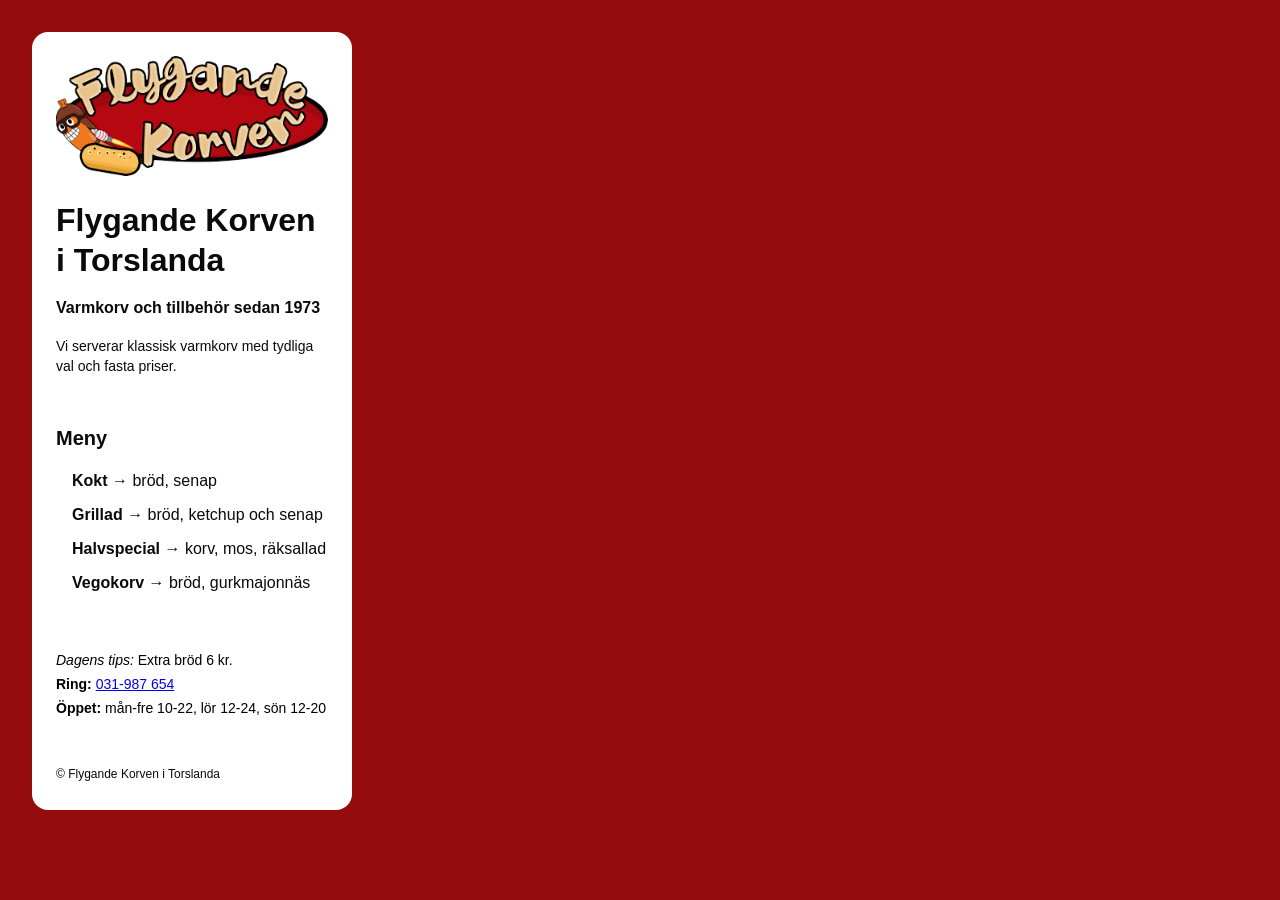
<file: index.html>
<!doctype html>
<html lang="sv">
  <head>
     <meta charset="utf-8">
     <meta name="viewport" content="width=device-width, initial-scale=1">
     <title>Flygande Korven</title>
     <link rel="stylesheet" href="style.css">
  </head>
<body>
 <div class="menu-card">
    <header>
      <img class=logo 
      src="assets/flygande-korven-logo.png"/>
      <alt="flygandekorven">
      <h1>Flygande Korven i Torslanda</h1>
        <p class="tagline">Varmkorv och tillbehör sedan 1973</p>
        <p class="description">Vi serverar klassisk varmkorv med tydliga val och fasta priser.</p>
    </header>
    <main>
      <h2 class=meny>Meny</h2>
      <lista>
      <ul class="menu-list">
        <li><b>Kokt </b>&rarr; bröd, senap</li>
        <li><b>Grillad </b>&rarr; bröd, ketchup och senap</li>
        <li><b>Halvspecial </b>&rarr; korv, mos, räksallad</li>
        <li><b>Vegokorv </b>&rarr; bröd, gurkmajonnäs</li>
      </ul>
      </lista>
    </main>
    <footer>
      <ul class="kontakt">
         <p><i>Dagens tips:</i> Extra bröd 6 kr.</p>
        <li><b>Ring:</b> <a href="tel: 031987554">031-987 654</a></li>
         <li><b>Öppet:</b> mån-fre 10-22, lör 12-24, sön 12-20</li>
      </ul>
       <p class="copy">&copy; Flygande Korven i Torslanda</p>
    </footer>
   </div>
  </body>
</html>
</file>
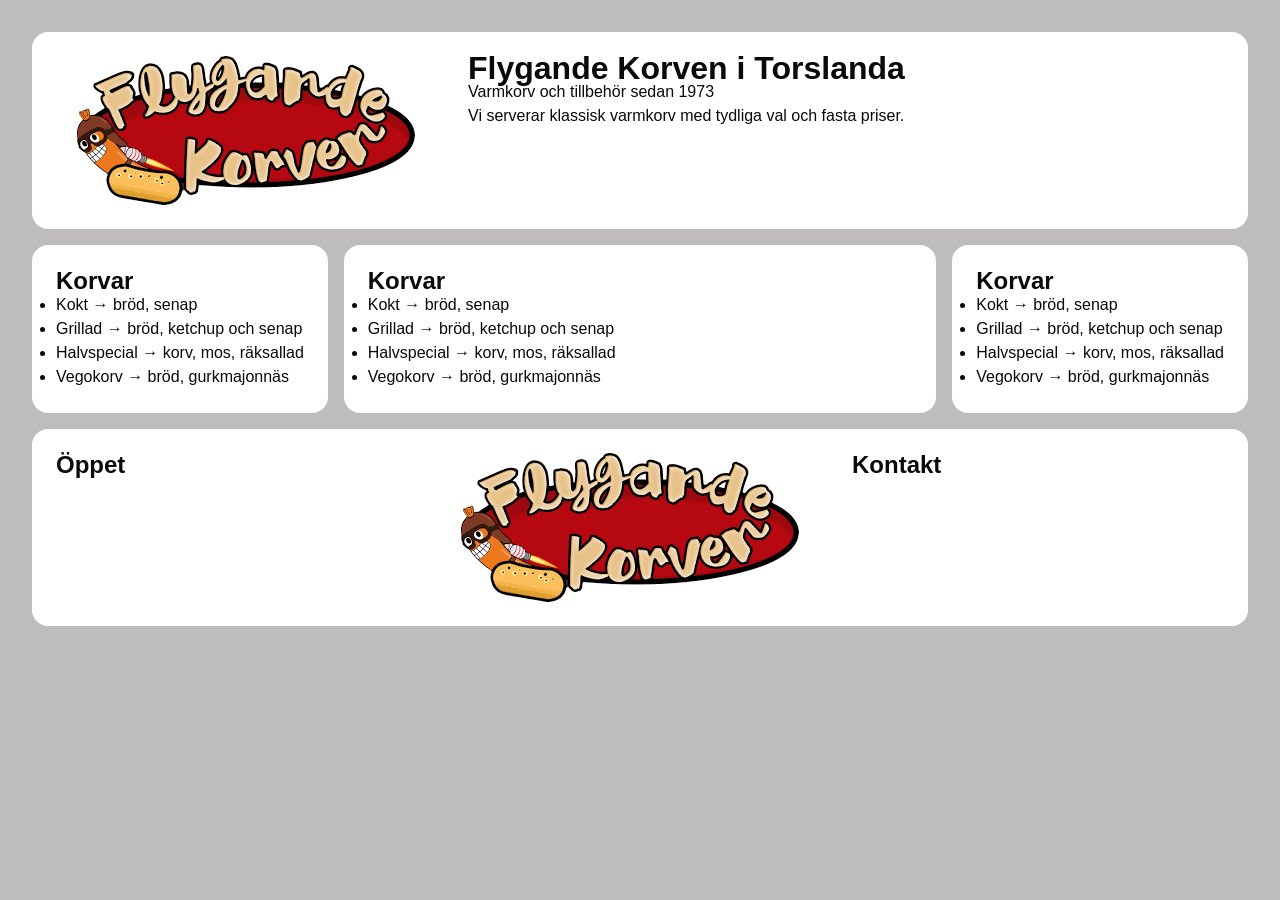
<file: flex/index.html>
<!doctype html>
<html lang="sv">
  <head>
     <meta charset="utf-8">
     <meta name="viewport" content="width=device-width, initial-scale=1">
     <title>Flygande Korven</title>
     <link rel="stylesheet" href="style.css">
  </head>
<body>
  <div class="menu-wrapper">
    <header class="card"> 
      <div class="logo">
      <img src="/assets/flygande-korven-logo.png" />  
      </div>
      <div class="text"><h1>Flygande Korven i Torslanda</h1>
        <p class="tagline">Varmkorv och tillbehör sedan 1973</p>
        <p class="description">Vi serverar klassisk varmkorv med tydliga val och fasta priser.</p></div>
    </header>
    <div class="menu-middle"> 
      <aside class="card">
      <h2 class=meny>Korvar</h2> 
      <lista>
       <ul class="menu-list">
        <li> Kokt  &rarr; bröd, senap</li>
        <li> Grillad &rarr; bröd, ketchup och senap</li>
        <li> Halvspecial &rarr; korv, mos, räksallad</li>
        <li> Vegokorv &rarr; bröd, gurkmajonnäs</li>
      </ul>
      </lista> </aside>
      <main class="card"> 
      <h2 class=meny>Korvar</h2> 
      <lista>
       <ul class="menu-list">
        <li> Kokt &rarr; bröd, senap</li>
        <li> Grillad &rarr; bröd, ketchup och senap</li>
        <li> Halvspecial &rarr; korv, mos, räksallad</li>
        <li> Vegokorv &rarr; bröd, gurkmajonnäs</li>
      </ul>
      </lista></main>
      <aside class="card">
      <h2 class=meny>Korvar</h2> 
      <lista>
       <ul class="menu-list">
        <li>Kokt &rarr; bröd, senap</li>
        <li>Grillad &rarr; bröd, ketchup och senap</li>
        <li>Halvspecial &rarr; korv, mos, räksallad</li>
        <li>Vegokorv &rarr; bröd, gurkmajonnäs</li>
      </ul>
      </lista> </aside>
    </div>
    <footer class="card"> 
      <div class="footer">
        <h2>Öppet </h2>
      </div> 
      <div class="logo">
        <img src="/assets/flygande-korven-logo.png" /> 
      </div>
      <div class="footer">
        <h2>Kontakt </h2>
      </div> 
    </footer>
  </div>
  </body>
</html>
</file>
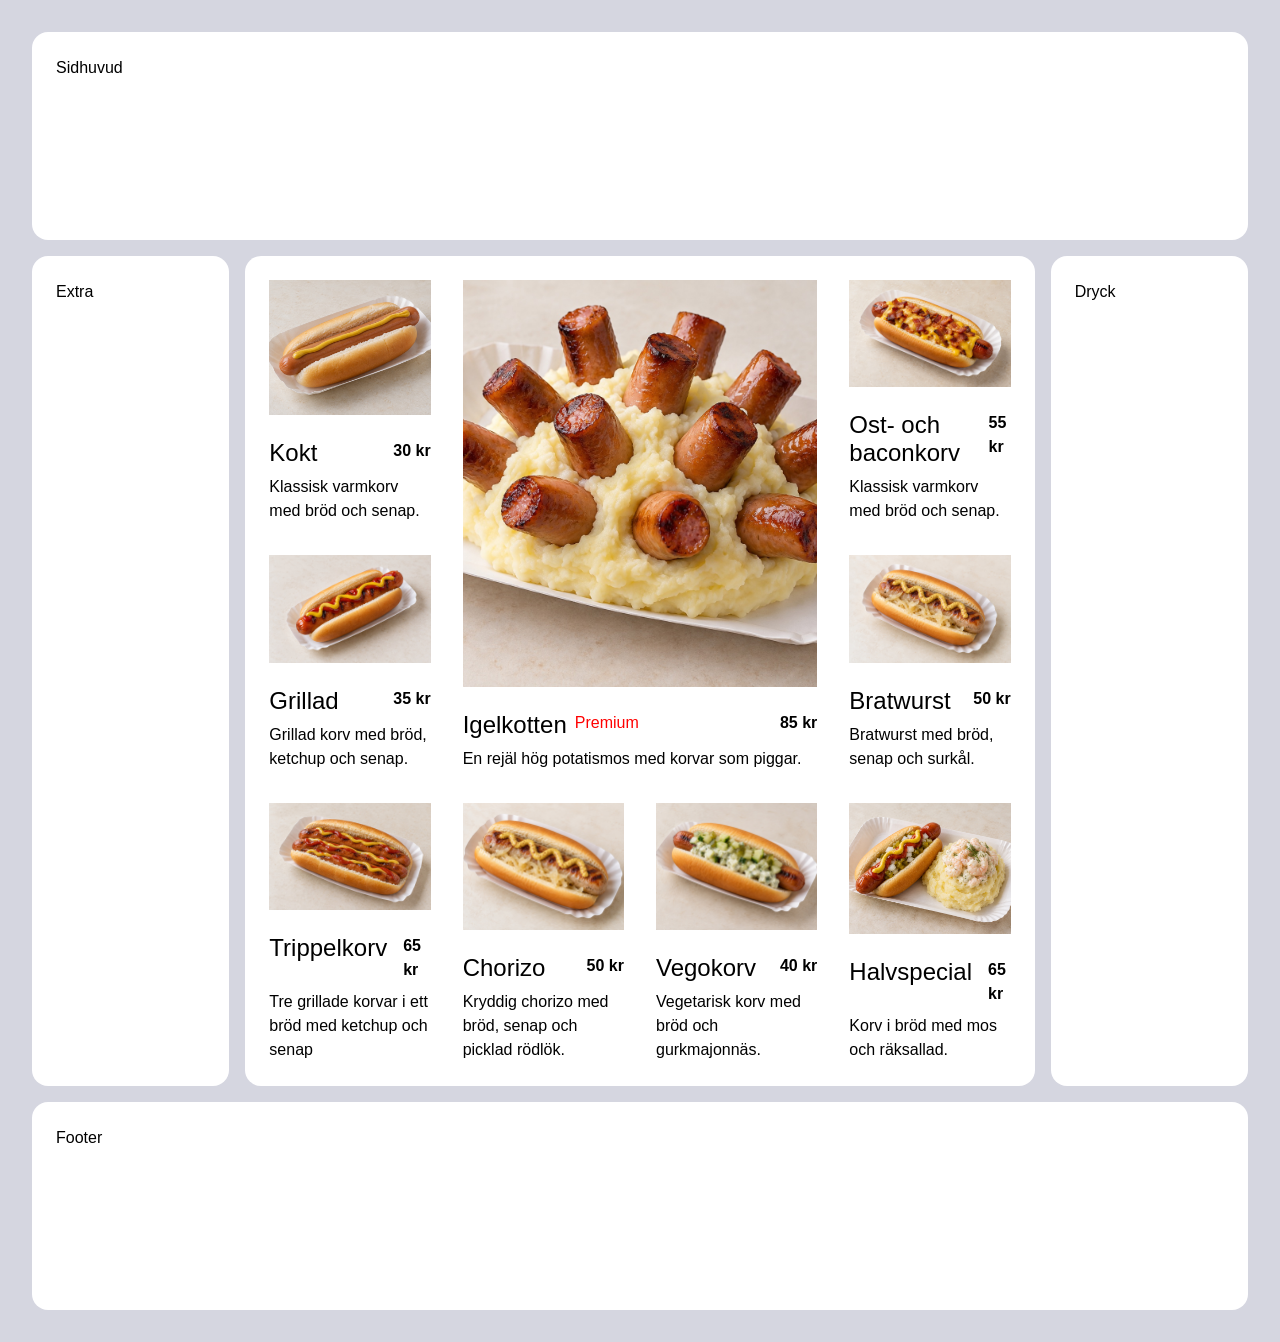
<file: grid/index.html>
<!doctype html>
<html lang="sv">
<head>
  <meta charset="utf-8">
  <meta name="viewport" content="width=device-width, initial-scale=1">
  <title>Flygande Korven – start med Flexbox</title>
  <link rel="stylesheet" href="style.css">
</head>
<body>
  <div class="layout">
    <header class="card">Sidhuvud</header>
    <aside class="card">Extra</aside>
    <main class="card"> 
        <article class="dish-card">
          <img src="assets/kokt.jpg" width="1536" height="1024" alt="Kokt korv i bröd med senap">
          <div class="dish-copy">
            <div class="dish-heading">
              <div class="dish-label"><h2 class="dish-name">Kokt</h2></div>
              <p class="dish-price">30 kr</p>
            </div>
            <p class="dish-description">Klassisk varmkorv med bröd och senap.</p>
          </div>
        </article>
        <article class="dish-card featured">
          <img src="assets/igelkotten.jpg" width="1536" height="1024" alt="Potatismos med grillade korvbitar som piggar">
          <div class="dish-copy">
            <div class="dish-heading">
              <div class="dish-label"><h2 class="dish-name">Igelkotten</h2><span class="premium">Premium</span></div>
              <p class="dish-price">85 kr</p>
            </div>
            <p class="dish-description">En rejäl hög potatismos med korvar som piggar.</p>
          </div>
        </article>
        <article class="dish-card">
          <img src="assets/ostbacon.jpg" width="1536" height="1024" alt="Korv i bröd med ost och bacon">
          <div class="dish-copy">
            <div class="dish-heading">
              <div class="dish-label"><h2 class="dish-name">Ost- och baconkorv</h2></div>
              <p class="dish-price">55 kr</p>
            </div>
            <p class="dish-description">Klassisk varmkorv med bröd och senap.</p>
          </div>
        </article>
        <article class="dish-card">
          <img src="assets/grillad.jpg" width="1536" height="1024" alt="Grillad korv i bröd med ketchup och senap">
          <div class="dish-copy">
            <div class="dish-heading">
              <div class="dish-label"><h2 class="dish-name">Grillad</h2></div>
              <p class="dish-price">35 kr</p>
            </div>
            <p class="dish-description">Grillad korv med bröd, ketchup och senap.</p>
          </div>
        </article>
        <article class="dish-card">
          <img src="assets/bratwurst.jpg" width="1536" height="1024" alt="Bratwurst i bröd med senap och surkål">
          <div class="dish-copy">
            <div class="dish-heading">
              <div class="dish-label"><h2 class="dish-name">Bratwurst</h2></div>
              <p class="dish-price">50 kr</p>
            </div>
            <p class="dish-description">Bratwurst med bröd, senap och surkål.</p>
          </div>
        </article>
        <article class="dish-card">
          <img src="assets/trippelkorv.jpg" width="1536" height="1024" alt="Tre korvar i ett bröd med ketchup och senap">
          <div class="dish-copy">
            <div class="dish-heading">
              <div class="dish-label"><h2 class="dish-name">Trippelkorv</h2></div>
              <p class="dish-price">65 kr</p>
            </div>
            <p class="dish-description">Tre grillade korvar i ett bröd med ketchup och senap</p>
          </div>
        </article>
        <article class="dish-card">
          <img src="assets/bratwurst.jpg" width="1536" height="1024" alt="Korv i bröd med senap, samma referensbild som Bratwurst">
          <div class="dish-copy">
            <div class="dish-heading">
              <div class="dish-label"><h2 class="dish-name">Chorizo</h2></div>
              <p class="dish-price">50 kr</p>
            </div>
            <p class="dish-description">Kryddig chorizo med bröd, senap och picklad rödlök.</p>
          </div>
        </article>
        <article class="dish-card">
          <img src="assets/vegokorv.jpg" width="1536" height="1024" alt="Vegokorv i bröd med gurkmajonnäs">
          <div class="dish-copy">
            <div class="dish-heading">
              <div class="dish-label"><h2 class="dish-name">Vegokorv</h2></div>
              <p class="dish-price">40 kr</p>
            </div>
            <p class="dish-description">Vegetarisk korv med bröd och gurkmajonnäs.</p>
          </div>
        </article>
        <article class="dish-card">
          <img src="assets/halvspecial.jpg" width="1536" height="1024" alt="Korv i bröd med mos och räksallad">
          <div class="dish-copy">
            <div class="dish-heading">
              <div class="dish-label"><h2 class="dish-name">Halvspecial</h2></div>
              <p class="dish-price">65 kr</p>
            </div>
            <p class="dish-description">Korv i bröd med mos och räksallad.</p>
          </div>
        </article>
    </main>
    <aside class="card">Dryck</aside>
    <footer class="card">Footer</footer>
  </div>
<div class="menu-wrapper">
  <header class="card menu-header">
    <div class="logo"><img src="assets/flygande-korven-logo.png" width="338" height="149" alt="Flygande Korven"></div>
    <div class="text">
      <h1>Flygande Korven i Torslanda</h1>
      <div class="intro-lines"><p>Varmkorv och tillbehör sedan 1973</p><p>Vi serverar klassisk varmkorv med tydliga val och fasta priser.</p></div>
  
    </div>
  </header>
  <!-- Nästa steg: flytta upp de tre panelerna och ta bort denna wrapper. -->
  <div class="menu-middle">
  <aside class="card side-menu" aria-labelledby="extra-heading">
    <h2 id="extra-heading">Extra</h2>
    <ul><li>Extra bröd – 5 kr</li><li>Potatismos – 20 kr</li><li>Räksallad – 15 kr</li><li>Rostad lök – 5 kr</li></ul>
  </aside>
  <main class="card main-menu" aria-label="Korvmeny">
      <article class="dish-card">
        <img src="assets/kokt.jpg" width="1536" height="1024" alt="Kokt korv i bröd med senap">
        <div class="dish-copy">
          <div class="dish-heading">
            <div class="dish-label"><h2 class="dish-name">Kokt</h2></div>
            <p class="dish-price">30 kr</p>
          </div>
          <p class="dish-description">Klassisk varmkorv med bröd och senap.</p>
        </div>
      </article>
      <article class="dish-card featured">
        <img src="assets/igelkotten.jpg" width="1536" height="1024" alt="Potatismos med grillade korvbitar som piggar">
        <div class="dish-copy">
          <div class="dish-heading">
            <div class="dish-label"><h2 class="dish-name">Igelkotten</h2><span class="premium">Premium</span></div>
            <p class="dish-price">85 kr</p>
          </div>
          <p class="dish-description">En rejäl hög potatismos med korvar som piggar.</p>
        </div>
      </article>
      <article class="dish-card">
        <img src="assets/ostbacon.jpg" width="1536" height="1024" alt="Korv i bröd med ost och bacon">
        <div class="dish-copy">
          <div class="dish-heading">
            <div class="dish-label"><h2 class="dish-name">Ost- och baconkorv</h2></div>
            <p class="dish-price">55 kr</p>
          </div>
          <p class="dish-description">Klassisk varmkorv med bröd och senap.</p>
        </div>
      </article>
      <article class="dish-card">
        <img src="assets/grillad.jpg" width="1536" height="1024" alt="Grillad korv i bröd med ketchup och senap">
        <div class="dish-copy">
          <div class="dish-heading">
            <div class="dish-label"><h2 class="dish-name">Grillad</h2></div>
            <p class="dish-price">35 kr</p>
          </div>
          <p class="dish-description">Grillad korv med bröd, ketchup och senap.</p>
        </div>
      </article>
      <article class="dish-card">
        <img src="assets/bratwurst.jpg" width="1536" height="1024" alt="Bratwurst i bröd med senap och surkål">
        <div class="dish-copy">
          <div class="dish-heading">
            <div class="dish-label"><h2 class="dish-name">Bratwurst</h2></div>
            <p class="dish-price">50 kr</p>
          </div>
          <p class="dish-description">Bratwurst med bröd, senap och surkål.</p>
        </div>
      </article>
      <article class="dish-card">
        <img src="assets/trippelkorv.jpg" width="1536" height="1024" alt="Tre korvar i ett bröd med ketchup och senap">
        <div class="dish-copy">
          <div class="dish-heading">
            <div class="dish-label"><h2 class="dish-name">Trippelkorv</h2></div>
            <p class="dish-price">65 kr</p>
          </div>
          <p class="dish-description">Tre grillade korvar i ett bröd med ketchup och senap</p>
        </div>
      </article>
      <article class="dish-card">
        <img src="assets/bratwurst.jpg" width="1536" height="1024" alt="Korv i bröd med senap, samma referensbild som Bratwurst">
        <div class="dish-copy">
          <div class="dish-heading">
            <div class="dish-label"><h2 class="dish-name">Chorizo</h2></div>
            <p class="dish-price">50 kr</p>
          </div>
          <p class="dish-description">Kryddig chorizo med bröd, senap och picklad rödlök.</p>
        </div>
      </article>
      <article class="dish-card">
        <img src="assets/vegokorv.jpg" width="1536" height="1024" alt="Vegokorv i bröd med gurkmajonnäs">
        <div class="dish-copy">
          <div class="dish-heading">
            <div class="dish-label"><h2 class="dish-name">Vegokorv</h2></div>
            <p class="dish-price">40 kr</p>
          </div>
          <p class="dish-description">Vegetarisk korv med bröd och gurkmajonnäs.</p>
        </div>
      </article>
      <article class="dish-card">
        <img src="assets/halvspecial.jpg" width="1536" height="1024" alt="Korv i bröd med mos och räksallad">
        <div class="dish-copy">
          <div class="dish-heading">
            <div class="dish-label"><h2 class="dish-name">Halvspecial</h2></div>
            <p class="dish-price">65 kr</p>
          </div>
          <p class="dish-description">Korv i bröd med mos och räksallad.</p>
        </div>
      </article>
  </main>
  <aside class="card side-menu" aria-labelledby="drink-heading">
    <h2 id="drink-heading">Dryck</h2>
    <ul><li>Vatten – 15 kr</li><li>Pucko – 25 kr</li><li>Kaffe – 20 kr</li><li>Festis – 15 kr</li></ul>
  </aside>
  </div>
  <footer class="card menu-footer">
    <div class="footer-copy">
      <h2>Öppet</h2>
      <ul><li>mån–fre 10–22</li><li>lör 12–24</li><li>sön 12–20</li></ul>
    </div>
    <div class="logo"><img src="assets/flygande-korven-logo.png" width="338" height="149" alt="Flygande Korven"></div>
    <div class="footer-copy contact">
      <div class="contact-content">
      <h2>Kontakt</h2>
      <ul><li>Korvvägen 1</li><li>Torslanda</li><li><a href="tel:031987654">Ring: 031-987 654</a></li></ul>
      </div>
    </div>
  </footer>
</div>
</body>
</html>
</file>
<file: style.css>
* {
    margin: 0;
    padding: 0;
    box-sizing: border-box;
}

.logo {
    display: block;
    width: 100%;
    height: auto;
    margin-bottom: 24px;
}

body {
    font-family: Arial, Helvetica, sans-serif;
    font-size: 16px;
    color: rgb(10, 10, 10);
    background-color: rgb(147, 11, 11);
    padding: 32px;
    line-height: 24px;
}

.menu-card h1 {
    line-height: 40px;
    margin-bottom: 16px;
}

.menu-card h2 {
    font-size: 20px;
    line-height: 28px;
}

.tagline {
    font-weight: 700;
    margin-bottom: 16px;
}

.description {
    font-size: 14px;
    line-height: 20px;
}

.menu-card {
    background-color: white;
    padding: 24px;
    width: 320px;
    border-radius: 16px;
}

header {
    margin-bottom: 48px;
}

footer {
    margin-top: 48px;
}
.meny {
    margin-bottom: 12px;
}

.menu-list {
    list-style: none;
    padding-left: 16px;
    line-height: 34px;
}

.kontakt {
    color: black;
    list-style: none;
    font-size: 14px;
    margin-bottom: 42px;
}

.copy {
    font-size: 12px;
}
</file>
<file: flex/style.css>
* {
    margin: 0;
    padding: 0;
    box-sizing: border-box;
}

body {
    font-family: Arial, Helvetica, sans-serif;
    font-size: 16px;
    color: rgb(10, 10, 10);
    background-color: rgb(190, 188, 188);
    padding: 32px;
    line-height: 24px;
}

.menu-wrapper {
    display: flex;
    flex-direction: column;
    gap: 16px;
}

header {
    display: flex;
    gap: 32px;
}
.logo {
    flex-basis: 380px;
    display: flex;
    align-content: center;
    justify-content: center;
}

.logo img {
    max-width: 100%;
    height: auto;
}

header .text {
    flex-grow: 1;
}
.menu-middle {
    display: flex;
    justify-content: space-between;
    gap: 16px;
}

.menu-middle aside {
    background: white;
}

.menu-middle main {
    flex-grow: 1;
}

.card {
    background-color: white;
    border-radius: 16px;
    padding: 24px;
}
footer {
    display: flex;
    gap: 32px;
}
.footer {
    flex-grow: 1;
}

@media (max-width: 700px) {
    .card {
        flex-direction: column;
    }
    .logo {
        flex-basis: auto;
    }
    .menu-middle {
        flex-direction: column;
    }
    footer {
        flex-direction: column;
    }
}
</file>
<file: grid/style.css>
/* Gemensamma grundstilar från den första menyn. */
* { box-sizing: border-box; }
body { color: #000; font-family: Arial, sans-serif; font-size: 16px; margin: 0; padding: 32px; background: #d5d6e0; line-height: 24px; }
h1, h2, h3, p, ul { margin: 0; }
h1 { font-size: 32px; line-height: 40px; }
h2 { font-size: 24px; line-height: 28px; }
ul { list-style: none; padding: 0; }
.main-menu li strong { font-weight: 400; }
a { color: inherit; }
.tagline { font-weight: 400; }
.description { font-size: 16px; line-height: 24px; }
.menu-tip { font-size: 14px; line-height: 20px; }
.copyright { margin-top: 16px; font-size: 12px; line-height: 16px; text-align: center; }
.card { background: #fff; border-radius: 16px; padding: 24px; }
.logo img { display: block; width: 100%; max-width: 190px; height: auto; }

.menu-wrapper {
  display: none;
  flex-direction: column;
  gap: 16px;
}

.menu-middle {
  display: flex;
  gap: 16px;
}

.menu-middle > aside { flex-basis: 20%; min-width: 0; }
.menu-middle > .main-menu { flex-grow: 1; min-width: 0; }

.menu-wrapper > header { display: flex; align-items: center; gap: 32px; }
.logo { flex-basis: 190px; flex-shrink: 0; min-width: 0; display: flex; align-items: center; justify-content: center; }

.text {
  flex-grow: 1;
  min-width: 0;
  display: flex;
  flex-direction: column;
  align-items: flex-start;
  justify-content: center;
  gap: 8px;
  text-align: left;
}
.text h1 { margin-bottom: 8px; }

.menu-wrapper > footer { display: flex; justify-content: space-between; gap: 16px; }
.footer-copy { flex-basis: 20%; min-width: 0; }

.footer-copy {
  display: flex;
  flex-direction: column;
  align-items: flex-start;
  justify-content: flex-start;
  gap: 16px;
  text-align: left;
}
.side-menu, .main-menu { display: flex; flex-direction: column; gap: 16px; }

/* Bonus för smala fönster. */

/* Nya menybilder: bara en grundregel så att de ryms i sidan.
   Korvkortens utseende, Flexbox och Grid skriver du själv. */
.dish-card img { 
  display: block; 
  max-width: 100%; 
  height: auto;
  flex-grow: 1;
  object-fit: cover;
  margin-bottom: 8px; 
}

/* Din uppgift: se README.md och Figma. Börja med HTML-strukturen. */

/* Samma gruppering av kontaktuppgifterna som i den tidigare footern. */
.contact-content { display: flex; flex-direction: column; gap: 16px; }



/* Grid Layout*/
.layout {
  display: grid;
  grid-template-columns: 1fr 4fr 1fr;
  grid-template-rows: 1fr 4fr 1fr;
  gap: 16px;
}

header,
footer {
  grid-column: 1/-1;
}

main {
  display: grid;
  grid-template-columns: 1fr 1fr 1fr 1fr;
  gap: 32px;
}

.dish-card.featured {
  grid-column: span 2;
  grid-row: span 2;

}

.dish-card {
  display: flex;
  flex-direction: column;
  gap: 16px;
}

.dish-copy {
display: flex;
flex-direction: column;
gap: 8px;
}

.dish-heading{
display: flex;
flex-direction: row;
justify-content: space-between;
gap: 16px;

}

.dish-name {
  font-weight: lighter;

}

.dish-description {
font-size: 16px;
font-weight: 400;

}

.premium {
  color: red;
}

.dish-price {
  font-weight: bold;
}

.dish-label {
  display: flex;
  flex-direction: row;
  gap: 8px;
}



@media (max-width: 500px){
  .layout {
    display: flex;
    flex-direction: column;
  }

  main {
    grid-template-columns: 1fr;
  }
  .dish-card.featured {
    grid-column: span 1;
    grid-row: span 1;
  }
}
</file>
